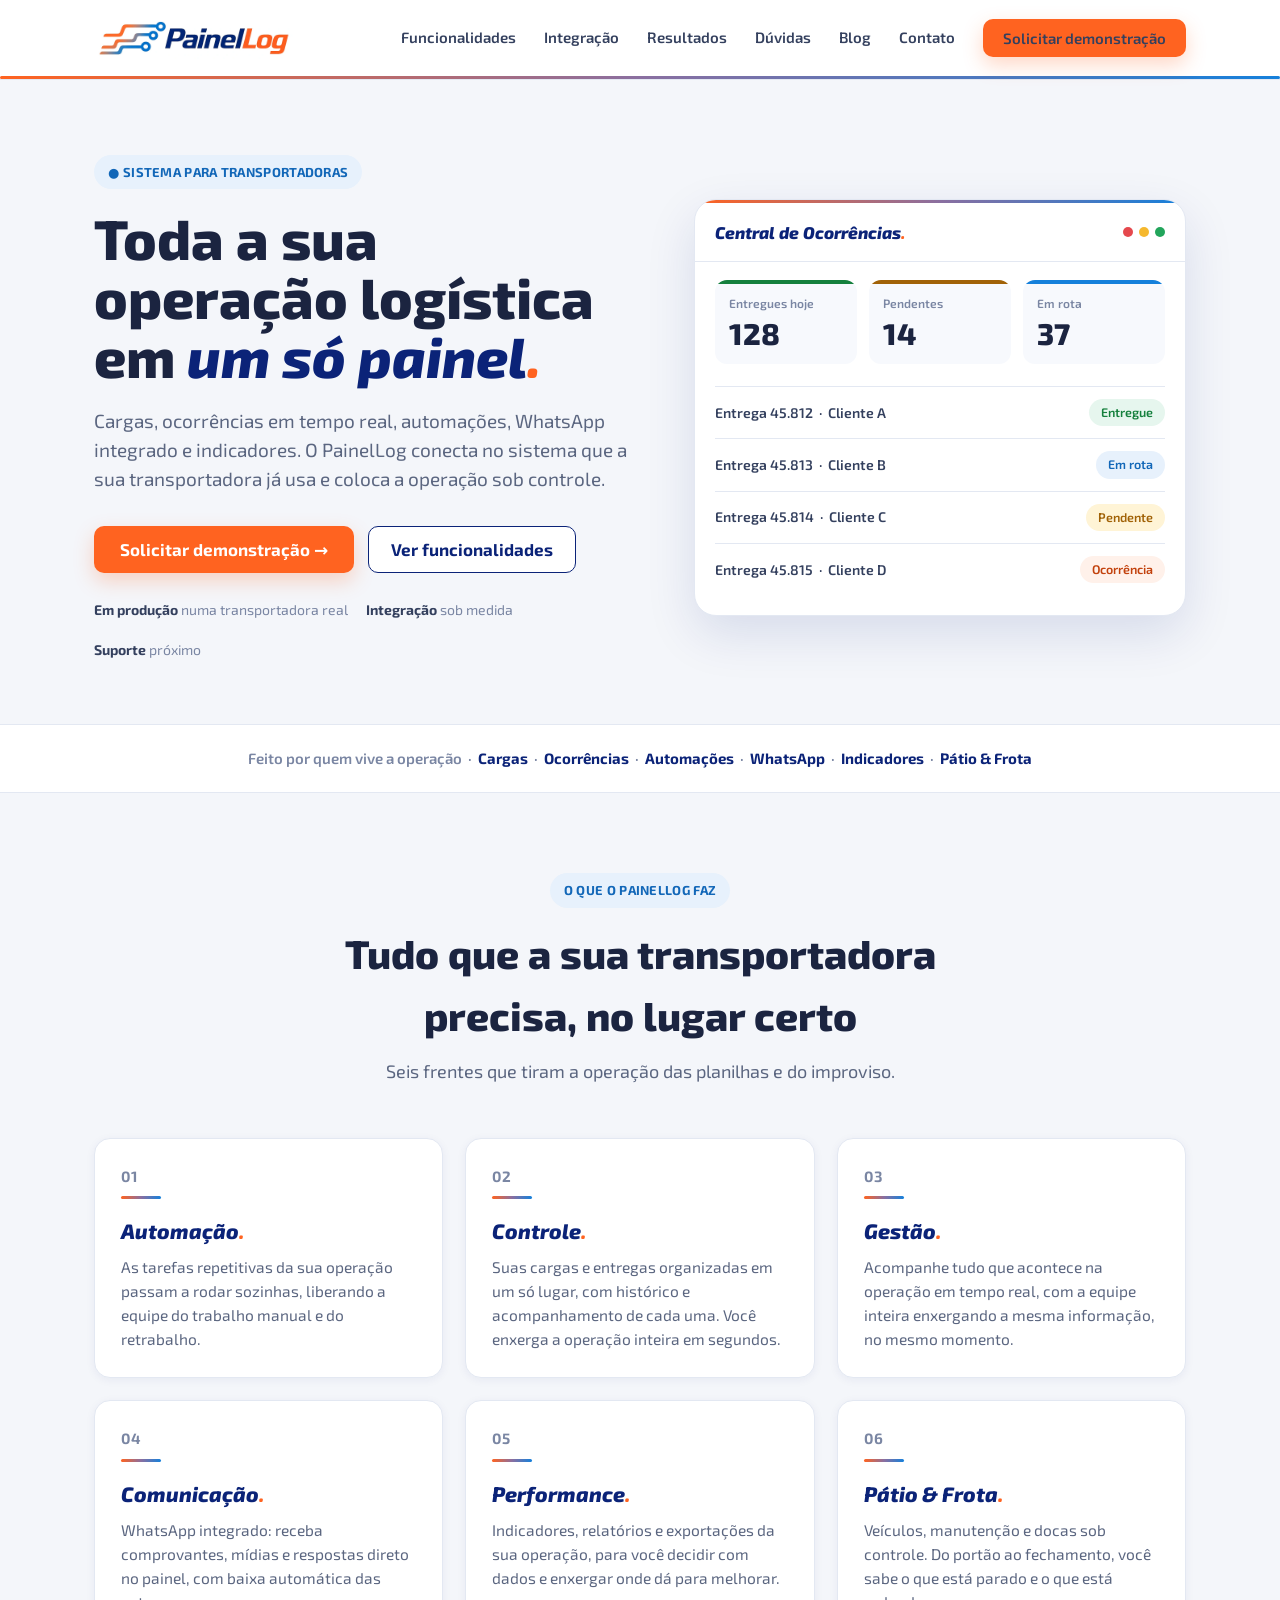
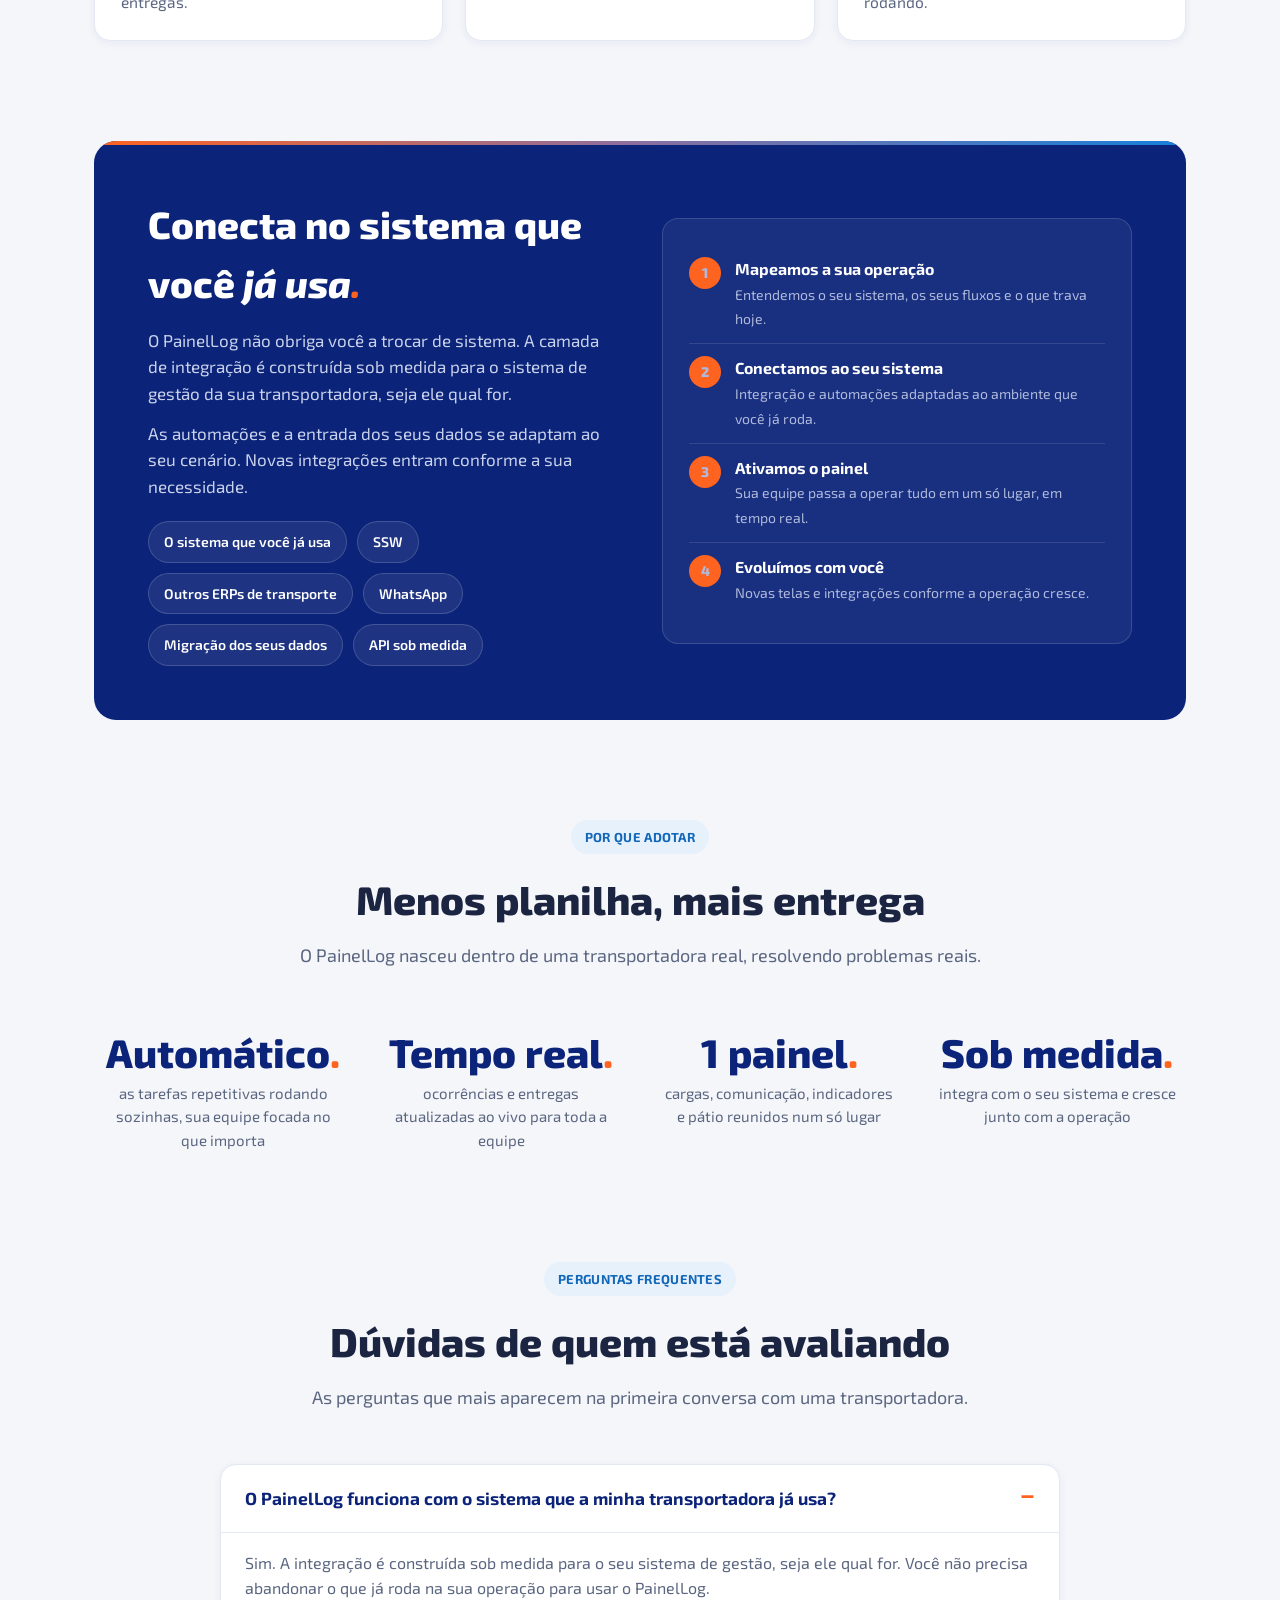
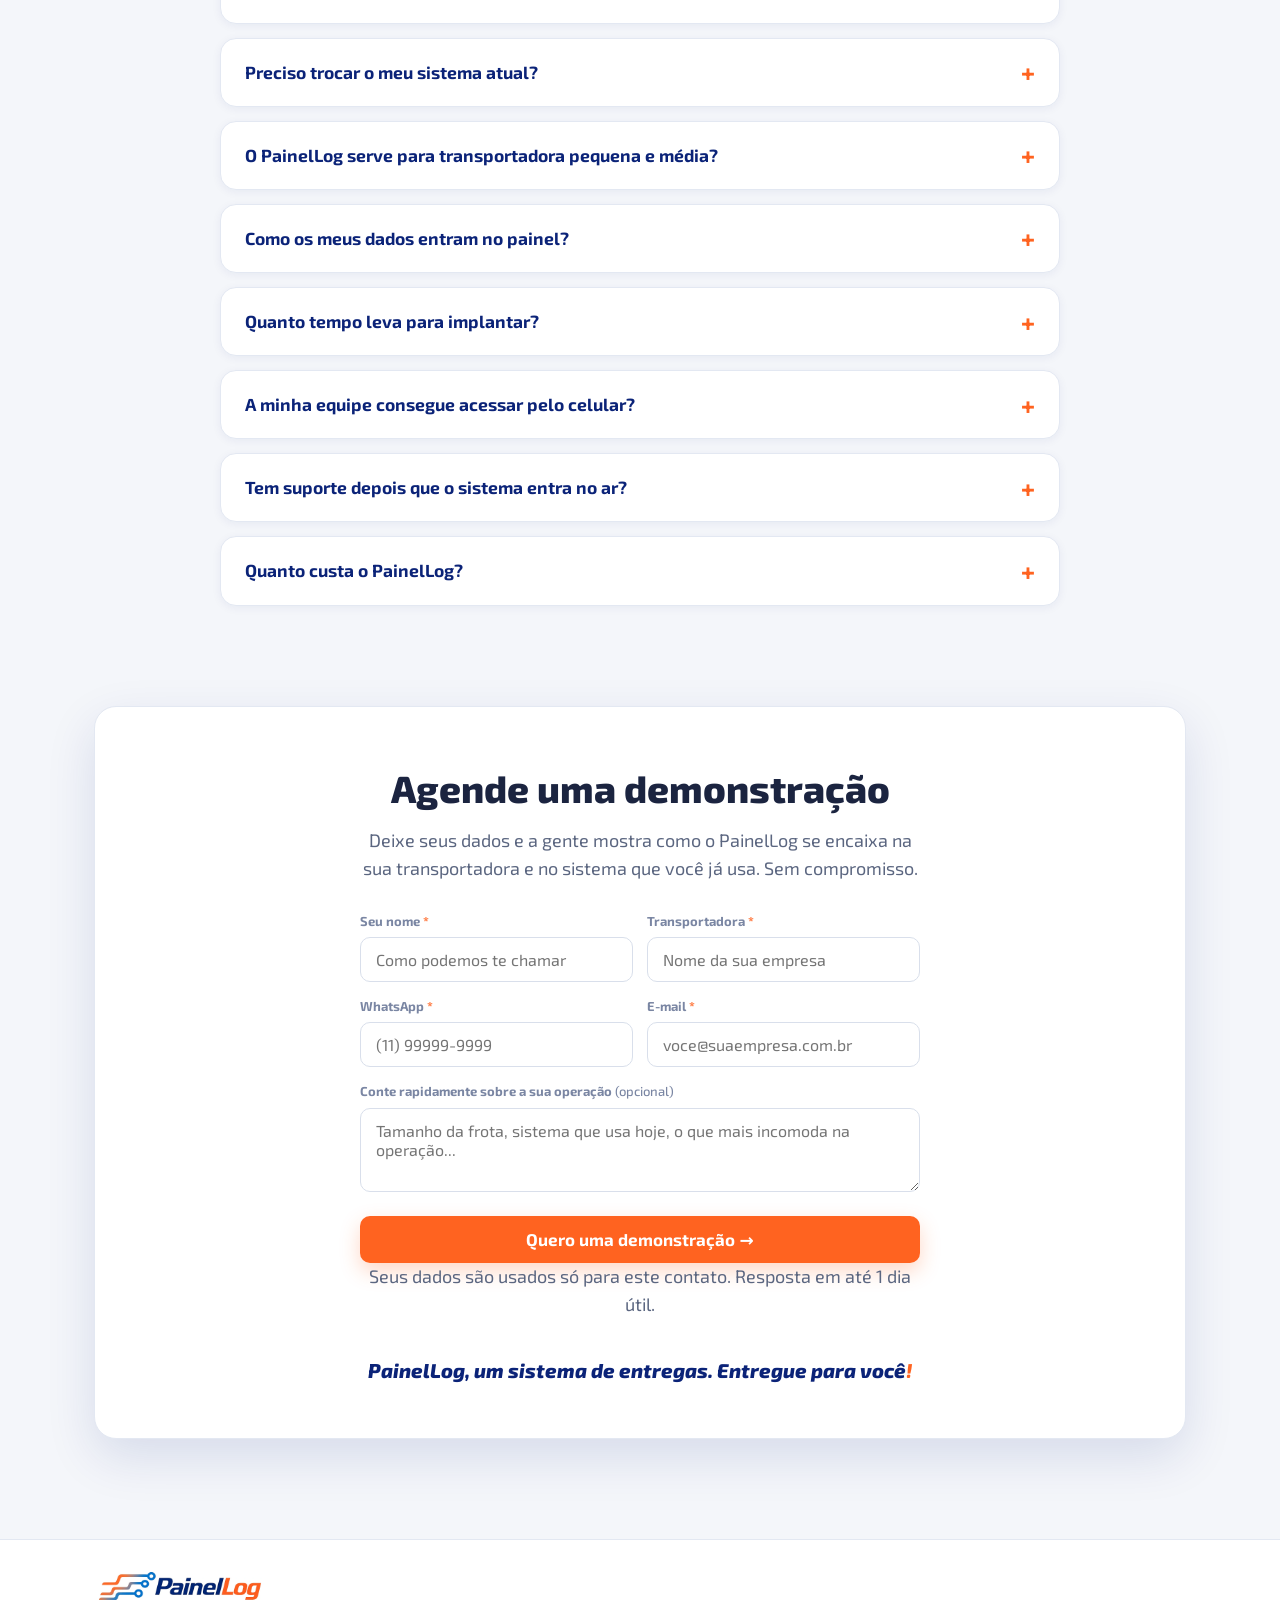
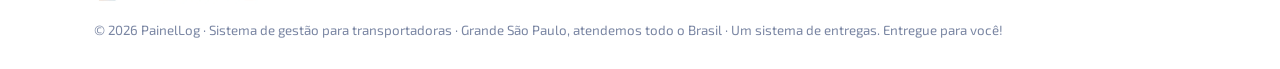
<file: index.html>
<!doctype html>
<html lang="pt-BR">
<head>
<meta charset="utf-8">
<meta name="viewport" content="width=device-width, initial-scale=1">
<title>PainelLog | Sistema de gestão para transportadoras</title>
<meta name="description" content="Software de gestão para transportadoras de pequeno e médio porte: controle de cargas e entregas, ocorrências em tempo real, automação, WhatsApp integrado e indicadores. Conecta no sistema que você já usa. Peça uma demonstração.">
<meta name="robots" content="index, follow, max-image-preview:large">
<meta name="author" content="PainelLog">
<meta name="theme-color" content="#0B2378">
<link rel="canonical" href="https://painellogapp.com.br/">

<!-- Open Graph (WhatsApp, Facebook, LinkedIn) -->
<meta property="og:site_name" content="PainelLog">
<meta property="og:title" content="PainelLog | Sistema de gestão para transportadoras">
<meta property="og:description" content="Controle de cargas, ocorrências em tempo real, automação, WhatsApp e indicadores em um só painel. Conecta no sistema que a sua transportadora já usa.">
<meta property="og:type" content="website">
<meta property="og:locale" content="pt_BR">
<meta property="og:url" content="https://painellogapp.com.br/">
<meta property="og:image" content="https://painellogapp.com.br/og-image.png">
<meta property="og:image:width" content="1200">
<meta property="og:image:height" content="630">
<meta property="og:image:alt" content="PainelLog — sistema de gestão para transportadoras">

<!-- Twitter / X -->
<meta name="twitter:card" content="summary_large_image">
<meta name="twitter:title" content="PainelLog | Sistema de gestão para transportadoras">
<meta name="twitter:description" content="Controle de cargas, ocorrências em tempo real, automação, WhatsApp e indicadores em um só painel. Conecta no sistema que você já usa.">
<meta name="twitter:image" content="https://painellogapp.com.br/og-image.png">
<link rel="preconnect" href="https://fonts.googleapis.com">
<link rel="preconnect" href="https://fonts.gstatic.com" crossorigin>
<link href="https://fonts.googleapis.com/css2?family=Exo+2:ital,wght@0,400;0,500;0,600;0,700;0,800;1,800&display=swap" rel="stylesheet">
<style>
:root{
  --pl-navy:#0B2378; --pl-orange:#FF6320; --pl-blue:#1580DB; --pl-purple:#8A6FA0;
  --pl-gradient:linear-gradient(90deg,#FF6320 0%,#8A6FA0 50%,#1580DB 100%);
  --pl-bg:#F4F6FA; --pl-surface:#FFFFFF; --pl-surface-alt:#F7F9FD;
  --pl-border:#D9DFEB; --pl-divider:#E3E8F2;
  --pl-text:#1B2440; --pl-text-2:#34405E; --pl-text-3:#5B6680; --pl-text-4:#7A86A3;
  --pl-success-bg:#E6F6EE; --pl-success-fg:#15803D;
  --pl-warning-bg:#FFF4D6; --pl-warning-fg:#A16207;
  --pl-alert-bg:#FFF1EA; --pl-alert-fg:#C2410C;
  --pl-info-bg:#E7F1FC; --pl-info-fg:#1267B8;
  --pl-font:'Exo 2',system-ui,sans-serif;
  --pl-radius-sm:10px; --pl-radius-md:16px; --pl-radius-lg:22px; --pl-radius-pill:999px;
  --pl-shadow-card:0 2px 10px rgba(11,35,120,.06);
  --pl-shadow-lift:0 18px 50px rgba(11,35,120,.12);
  --pl-maxw:1140px;
}
*{box-sizing:border-box}
html{scroll-behavior:smooth}
body{margin:0;background:var(--pl-bg);color:var(--pl-text);font-family:var(--pl-font);line-height:1.55;-webkit-font-smoothing:antialiased}
a{color:var(--pl-blue);text-decoration:none}
a:hover{color:var(--pl-navy)}
img{max-width:100%;display:block}
.wrap{max-width:var(--pl-maxw);margin:0 auto;padding:0 24px}
.pl-title{font-weight:800;font-style:italic;color:var(--pl-navy)}
.pl-title .dot{color:var(--pl-orange)}
.grad-line{height:3px;background:var(--pl-gradient);border-radius:2px}

/* Botões */
.btn{display:inline-flex;align-items:center;gap:9px;font:700 17px var(--pl-font);border-radius:var(--pl-radius-sm);padding:13px 26px;border:0;cursor:pointer;transition:.18s transform,.18s box-shadow,.18s background}
.btn--primary{background:var(--pl-orange);color:#fff;box-shadow:0 8px 20px rgba(255,99,32,.25)}
.btn--primary:hover{color:#fff;transform:translateY(-2px);box-shadow:0 12px 26px rgba(255,99,32,.34)}
.btn--secondary{background:var(--pl-navy);color:#fff}
.btn--secondary:hover{color:#fff;transform:translateY(-2px)}
.btn--outline{background:#fff;color:var(--pl-navy);border:1.5px solid var(--pl-navy);padding:11.5px 22px}
.btn--outline:hover{background:var(--pl-navy);color:#fff}
.btn--ghost{background:transparent;color:var(--pl-navy);padding:10px 14px}

/* Header */
header{position:sticky;top:0;z-index:50;background:var(--pl-surface);box-shadow:0 1px 0 var(--pl-divider)}
header .bar{display:flex;align-items:center;justify-content:space-between;height:76px}
.brand{display:flex;align-items:center;gap:10px}
.brand img{height:42px;width:auto}
nav.main{display:flex;gap:28px;align-items:center}
nav.main a{color:var(--pl-text-2);font-weight:600;font-size:15px}
nav.main a:hover{color:var(--pl-navy)}
header .grad-line{height:3px}
.menu-btn{display:none;background:none;border:0;cursor:pointer;padding:8px}
.menu-btn span{display:block;width:24px;height:2.5px;background:var(--pl-navy);margin:5px 0;border-radius:2px}

/* Hero */
.hero{padding:76px 0 64px}
.hero .grid{display:grid;grid-template-columns:1.05fr .95fr;gap:56px;align-items:center}
.eyebrow{display:inline-flex;align-items:center;gap:8px;background:var(--pl-info-bg);color:var(--pl-info-fg);font-weight:700;font-size:13px;letter-spacing:.3px;text-transform:uppercase;padding:7px 14px;border-radius:var(--pl-radius-pill)}
.hero h1{font-size:clamp(34px,5vw,56px);line-height:1.05;margin:20px 0 0;font-weight:800;color:var(--pl-text)}
.hero h1 .pl-title{display:inline}
.hero p.lead{font-size:19px;color:var(--pl-text-3);margin:20px 0 32px;max-width:540px}
.hero .cta-row{display:flex;gap:14px;flex-wrap:wrap}
.hero .trust{margin-top:26px;color:var(--pl-text-4);font-size:14px;display:flex;gap:18px;flex-wrap:wrap}
.hero .trust b{color:var(--pl-text-2)}

/* Mockup do painel */
.mock{background:var(--pl-surface);border-radius:var(--pl-radius-lg);box-shadow:var(--pl-shadow-lift);overflow:hidden;border:1px solid var(--pl-divider)}
.mock .top{height:3px;background:var(--pl-gradient)}
.mock .mhead{display:flex;align-items:center;justify-content:space-between;padding:16px 20px;border-bottom:1px solid var(--pl-divider)}
.mock .mtitle{font-weight:800;font-style:italic;color:var(--pl-navy);font-size:17px}
.mock .mtitle .dot{color:var(--pl-orange)}
.dots{display:flex;gap:6px}
.dots i{width:10px;height:10px;border-radius:50%;display:block}
.kpis{display:grid;grid-template-columns:repeat(3,1fr);gap:12px;padding:18px 20px}
.kpi{background:var(--pl-surface-alt);border-radius:12px;padding:14px;position:relative;overflow:hidden}
.kpi::before{content:"";position:absolute;top:0;left:0;right:0;height:4px}
.kpi.k1::before{background:var(--pl-success-fg)}
.kpi.k2::before{background:var(--pl-warning-fg)}
.kpi.k3::before{background:var(--pl-blue)}
.kpi .lbl{font-size:12px;color:var(--pl-text-4);font-weight:600}
.kpi .val{font-size:30px;font-weight:800;line-height:1.1;color:var(--pl-text);margin-top:4px}
.rows{padding:4px 20px 20px}
.row{display:flex;align-items:center;justify-content:space-between;padding:12px 0;border-top:1px solid var(--pl-divider)}
.row .who{font-weight:600;color:var(--pl-text-2);font-size:14px}
.pill{display:inline-block;padding:4px 12px;border-radius:var(--pl-radius-pill);font-size:12.5px;font-weight:600}
.pill--success{background:var(--pl-success-bg);color:var(--pl-success-fg)}
.pill--warning{background:var(--pl-warning-bg);color:var(--pl-warning-fg)}
.pill--alert{background:var(--pl-alert-bg);color:var(--pl-alert-fg)}
.pill--info{background:var(--pl-info-bg);color:var(--pl-info-fg)}

/* Faixa de logos / credibilidade */
.band{background:var(--pl-surface);border-top:1px solid var(--pl-divider);border-bottom:1px solid var(--pl-divider)}
.band .wrap{display:flex;align-items:center;justify-content:center;gap:40px;flex-wrap:wrap;padding:22px 24px;color:var(--pl-text-4);font-weight:600;font-size:15px}
.band .wrap b{color:var(--pl-navy)}

/* Seções */
section.block{padding:80px 0}
.sec-head{max-width:720px;margin:0 auto 52px;text-align:center}
.sec-head .eyebrow{margin-bottom:14px}
.sec-head h2{font-size:clamp(28px,3.6vw,40px);margin:0 0 12px;font-weight:800;color:var(--pl-text)}
.sec-head p{color:var(--pl-text-3);font-size:18px;margin:0}

/* Funcionalidades 01-06 */
.features{display:grid;grid-template-columns:repeat(3,1fr);gap:22px}
.feat{background:var(--pl-surface);border-radius:var(--pl-radius-md);box-shadow:var(--pl-shadow-card);padding:26px;border:1px solid var(--pl-divider);transition:.2s transform,.2s box-shadow}
.feat:hover{transform:translateY(-4px);box-shadow:var(--pl-shadow-lift)}
.feat .num{font-weight:700;font-size:15px;color:var(--pl-text-4);letter-spacing:1px}
.feat .num-line{width:40px;margin:8px 0 16px}
.feat h3{margin:0 0 8px;font-size:21px;font-weight:800;font-style:italic;color:var(--pl-navy)}
.feat h3 .dot{color:var(--pl-orange)}
.feat p{margin:0;color:var(--pl-text-3);font-size:15.5px}

/* Integração */
.integra{background:var(--pl-navy);color:#fff;border-radius:var(--pl-radius-lg);padding:54px;position:relative;overflow:hidden}
.integra::after{content:"";position:absolute;inset:0 0 auto 0;height:4px;background:var(--pl-gradient)}
.integra .grid{display:grid;grid-template-columns:1fr 1fr;gap:44px;align-items:center}
.integra h2{color:#fff;font-size:clamp(26px,3.4vw,38px);margin:0 0 14px;font-weight:800}
.integra h2 .pl-title{color:#fff}
.integra h2 .dot{color:var(--pl-orange)}
.integra p{color:#C9D2EC;font-size:17px;margin:0 0 14px}
.chips{display:flex;flex-wrap:wrap;gap:10px;margin-top:22px}
.chip{background:rgba(255,255,255,.08);border:1px solid rgba(255,255,255,.16);color:#fff;padding:9px 15px;border-radius:var(--pl-radius-pill);font-size:14px;font-weight:600}
.flow{background:rgba(255,255,255,.06);border:1px solid rgba(255,255,255,.14);border-radius:var(--pl-radius-md);padding:26px}
.flow .step{display:flex;gap:14px;align-items:flex-start;padding:12px 0}
.flow .step:not(:last-child){border-bottom:1px solid rgba(255,255,255,.12)}
.flow .dotn{flex:0 0 32px;height:32px;border-radius:50%;background:var(--pl-orange);color:#fff;font-weight:800;display:flex;align-items:center;justify-content:center;font-size:15px}
.flow .step b{color:#fff;display:block;font-size:16px}
.flow .step span{color:#AEB9DC;font-size:14px}

/* Benefícios */
.benefits{display:grid;grid-template-columns:repeat(4,1fr);gap:20px}
.benefit{text-align:center;padding:10px}
.benefit .big{font-size:40px;font-weight:800;color:var(--pl-navy);line-height:1}
.benefit .big .dot{color:var(--pl-orange)}
.benefit p{color:var(--pl-text-3);font-size:15px;margin:10px 0 0}

/* FAQ */
.faq{max-width:840px;margin:0 auto;display:grid;gap:14px}
.faq details{background:var(--pl-surface);border:1px solid var(--pl-divider);border-radius:var(--pl-radius-md);box-shadow:var(--pl-shadow-card);overflow:hidden}
.faq summary{list-style:none;cursor:pointer;padding:20px 24px;font-weight:700;font-size:17.5px;color:var(--pl-navy);display:flex;align-items:center;justify-content:space-between;gap:16px}
.faq summary::-webkit-details-marker{display:none}
.faq summary::after{content:"+";font-size:26px;font-weight:700;color:var(--pl-orange);line-height:1;flex:0 0 auto;transition:.2s transform}
.faq details[open] summary::after{content:"−";transform:rotate(180deg)}
.faq details[open] summary{border-bottom:1px solid var(--pl-divider)}
.faq .answer{padding:18px 24px 22px;color:var(--pl-text-3);font-size:16px}
.faq .answer p{margin:0}
.faq summary:hover{background:var(--pl-surface-alt)}

/* CTA final */
.cta{background:var(--pl-surface);border-radius:var(--pl-radius-lg);box-shadow:var(--pl-shadow-lift);border:1px solid var(--pl-divider);padding:52px;text-align:center}
.cta h2{font-size:clamp(26px,3.4vw,38px);margin:0 0 10px;font-weight:800;color:var(--pl-text)}
.cta p{color:var(--pl-text-3);font-size:18px;margin:0 auto 28px;max-width:560px}
.cta .cta-row{display:flex;gap:14px;justify-content:center;flex-wrap:wrap}
.signature{margin-top:36px;font-weight:800;font-style:italic;color:var(--pl-navy);font-size:20px}
.signature .dot{color:var(--pl-orange)}

/* Formulário de leads */
.lead-form{max-width:560px;margin:4px auto 0;text-align:left}
.lead-form .frow{display:grid;grid-template-columns:1fr 1fr;gap:14px}
.lead-form .field{margin-top:14px}
.lead-form label{display:block;font-size:13px;font-weight:700;color:var(--pl-text-4);margin-bottom:6px}
.lead-form label .req{color:var(--pl-orange)}
.lead-form input,.lead-form textarea,.lead-form select{width:100%;background:#fff;border:1px solid var(--pl-border);border-radius:var(--pl-radius-sm);padding:12px 15px;font:16px var(--pl-font);color:var(--pl-text);transition:.15s border-color,.15s box-shadow}
.lead-form input:focus,.lead-form textarea:focus,.lead-form select:focus{outline:0;border-color:var(--pl-orange);box-shadow:0 0 0 3px rgba(255,99,32,.14)}
.lead-form textarea{resize:vertical;min-height:84px}
.lead-form .btn{width:100%;justify-content:center;margin-top:18px}
.lead-form .hp{position:absolute;left:-9999px;opacity:0;height:0;overflow:hidden}
.form-note{font-size:13px;color:var(--pl-text-4);margin-top:12px;text-align:center}
.form-msg{display:none;margin-top:16px;padding:14px 16px;border-radius:var(--pl-radius-sm);font-weight:600;font-size:15px}
.form-msg.ok{display:block;background:var(--pl-success-bg);color:var(--pl-success-fg)}
.form-msg.err{display:block;background:var(--pl-danger-bg);color:var(--pl-danger-fg)}
.or-sep{display:flex;align-items:center;gap:14px;color:var(--pl-text-4);font-size:13px;font-weight:600;margin:26px auto 0;max-width:560px}
.or-sep::before,.or-sep::after{content:"";flex:1;height:1px;background:var(--pl-divider)}
@media(max-width:560px){.lead-form .frow{grid-template-columns:1fr}}

/* Footer */
footer{background:var(--pl-surface);border-top:1px solid var(--pl-divider);margin-top:20px}
footer .wrap{display:flex;align-items:center;justify-content:space-between;padding:28px 24px;flex-wrap:wrap;gap:16px}
footer .brand img{height:36px}
footer small{color:var(--pl-text-4)}
.todo{background:var(--pl-warning-bg);color:var(--pl-warning-fg);border-radius:8px;padding:2px 7px;font-size:11px;font-weight:700;vertical-align:middle}

@media(max-width:900px){
  nav.main{display:none}
  .menu-btn{display:block}
  .hero .grid{grid-template-columns:1fr;gap:38px}
  .features{grid-template-columns:1fr 1fr}
  .integra .grid{grid-template-columns:1fr;gap:28px}
  .integra{padding:36px}
  .benefits{grid-template-columns:1fr 1fr}
}
@media(max-width:560px){
  .features{grid-template-columns:1fr}
  .kpis{grid-template-columns:1fr 1fr}
  .cta,.mock .mhead{padding:28px}
  .hero{padding:48px 0 40px}
  section.block{padding:56px 0}
}
</style>

<script type="application/ld+json">
{
  "@context": "https://schema.org",
  "@type": "FAQPage",
  "mainEntity": [
    {"@type":"Question","name":"O PainelLog funciona com o sistema que a minha transportadora já usa?","acceptedAnswer":{"@type":"Answer","text":"Sim. A integração é construída sob medida para o seu sistema de gestão, seja ele qual for. Você não precisa abandonar o que já roda na sua operação para usar o PainelLog."}},
    {"@type":"Question","name":"Preciso trocar o meu sistema atual?","acceptedAnswer":{"@type":"Answer","text":"Não. O PainelLog funciona como uma camada acima do que você já tem. Ele se conecta ao seu sistema e reúne a operação inteira em um painel só, sem obrigar a sua equipe a recomeçar do zero."}},
    {"@type":"Question","name":"O PainelLog serve para transportadora pequena e média?","acceptedAnswer":{"@type":"Answer","text":"Sim, é exatamente o público para o qual ele foi pensado. Operações que já cresceram além da planilha, mas que não querem a complexidade nem o custo de um sistema gigante. As funcionalidades são ativadas conforme o tamanho da sua operação."}},
    {"@type":"Question","name":"Como os meus dados entram no painel?","acceptedAnswer":{"@type":"Answer","text":"A entrada dos dados é definida na implantação, de acordo com o seu cenário. Avaliamos de onde vêm as suas informações hoje e montamos o caminho mais simples para trazê-las para o painel, sem trabalho manual para a sua equipe."}},
    {"@type":"Question","name":"Quanto tempo leva para implantar?","acceptedAnswer":{"@type":"Answer","text":"Depende do tamanho da operação e das integrações necessárias. Começamos por um mapeamento do seu fluxo e a implantação acontece por etapas, para que a sua operação não precise parar em nenhum momento."}},
    {"@type":"Question","name":"A minha equipe consegue acessar pelo celular?","acceptedAnswer":{"@type":"Answer","text":"Sim. O painel é acessado pelo navegador e se adapta a computador, tablet e celular, para quem está no escritório e para quem está no pátio."}},
    {"@type":"Question","name":"Tem suporte depois que o sistema entra no ar?","acceptedAnswer":{"@type":"Answer","text":"Tem. O acompanhamento continua depois da implantação e o painel evolui junto com a sua transportadora, com novas telas e integrações conforme a operação cresce."}},
    {"@type":"Question","name":"Quanto custa o PainelLog?","acceptedAnswer":{"@type":"Answer","text":"O valor depende do tamanho da sua operação e das integrações necessárias. Fale com a gente para receber uma proposta ajustada à sua realidade."}}
  ]
}
</script>

<script type="application/ld+json">
{
  "@context": "https://schema.org",
  "@type": "SoftwareApplication",
  "name": "PainelLog",
  "url": "https://painellogapp.com.br/",
  "image": "https://painellogapp.com.br/og-image.png",
  "applicationCategory": "BusinessApplication",
  "applicationSubCategory": "Sistema de gestão para transportadoras",
  "operatingSystem": "Web",
  "inLanguage": "pt-BR",
  "slogan": "Um sistema de entregas. Entregue para você!",
  "description": "Sistema de gestão para transportadoras de pequeno e médio porte: controle de cargas e entregas, ocorrências em tempo real, automação de tarefas repetitivas, WhatsApp integrado, indicadores e controle de pátio e frota. Conecta no sistema de gestão que a transportadora já utiliza.",
  "audience": {"@type":"BusinessAudience","audienceType":"Transportadoras de pequeno e médio porte"},
  "areaServed": {"@type":"Country","name":"Brasil"},
  "featureList": [
    "Automação de tarefas repetitivas da operação",
    "Controle de cargas e entregas com histórico",
    "Gestão da operação em tempo real",
    "WhatsApp integrado",
    "Indicadores e relatórios",
    "Controle de pátio e frota"
  ],
  "offers": {"@type":"Offer","priceCurrency":"BRL","availability":"https://schema.org/InStock"},
  "provider": {
    "@type": "Organization",
    "name": "PainelLog",
    "url": "https://painellogapp.com.br/",
    "areaServed": "BR",
    "address": {"@type":"PostalAddress","addressRegion":"SP","addressCountry":"BR"}
  }
}
</script>
</head>
<body>

<header>
  <div class="wrap bar">
    <div class="brand">
      <img src="[data-uri]" alt="PainelLog">
    </div>
    <nav class="main">
      <a href="#funcionalidades">Funcionalidades</a>
      <a href="#integracao">Integração</a>
      <a href="#resultados">Resultados</a>
      <a href="#faq">Dúvidas</a>
      <a href="blog/">Blog</a>
      <a href="#contato">Contato</a>
      <a href="#contato" class="btn btn--primary" style="padding:10px 20px;font-size:15px">Solicitar demonstração</a>
    </nav>
    <button class="menu-btn" aria-label="Menu"><span></span><span></span><span></span></button>
  </div>
  <div class="grad-line"></div>
</header>

<!-- HERO -->
<section class="hero">
  <div class="wrap grid">
    <div>
      <span class="eyebrow">● Sistema para transportadoras</span>
      <h1>Toda a sua operação logística em <span class="pl-title">um só painel<span class="dot">.</span></span></h1>
      <p class="lead">Cargas, ocorrências em tempo real, automações, WhatsApp integrado e indicadores. O PainelLog conecta no sistema que a sua transportadora já usa e coloca a operação sob controle.</p>
      <div class="cta-row">
        <a href="#contato" class="btn btn--primary">Solicitar demonstração →</a>
        <a href="#funcionalidades" class="btn btn--outline">Ver funcionalidades</a>
      </div>
      <div class="trust">
        <span><b>Em produção</b> numa transportadora real</span>
        <span><b>Integração</b> sob medida</span>
        <span><b>Suporte</b> próximo</span>
      </div>
    </div>

    <!-- Mockup do painel -->
    <div class="mock" aria-hidden="true">
      <div class="top"></div>
      <div class="mhead">
        <div class="mtitle">Central de Ocorrências<span class="dot">.</span></div>
        <div class="dots"><i style="background:#E5484D"></i><i style="background:#F5B82E"></i><i style="background:#22A55B"></i></div>
      </div>
      <div class="kpis">
        <div class="kpi k1"><div class="lbl">Entregues hoje</div><div class="val">128</div></div>
        <div class="kpi k2"><div class="lbl">Pendentes</div><div class="val">14</div></div>
        <div class="kpi k3"><div class="lbl">Em rota</div><div class="val">37</div></div>
      </div>
      <div class="rows">
        <div class="row"><span class="who">Entrega 45.812 &nbsp;·&nbsp; Cliente A</span><span class="pill pill--success">Entregue</span></div>
        <div class="row"><span class="who">Entrega 45.813 &nbsp;·&nbsp; Cliente B</span><span class="pill pill--info">Em rota</span></div>
        <div class="row"><span class="who">Entrega 45.814 &nbsp;·&nbsp; Cliente C</span><span class="pill pill--warning">Pendente</span></div>
        <div class="row"><span class="who">Entrega 45.815 &nbsp;·&nbsp; Cliente D</span><span class="pill pill--alert">Ocorrência</span></div>
      </div>
    </div>
  </div>
</section>

<!-- BAND -->
<div class="band">
  <div class="wrap">
    <span>Feito por quem vive a operação &nbsp;·&nbsp; <b>Cargas</b> &nbsp;·&nbsp; <b>Ocorrências</b> &nbsp;·&nbsp; <b>Automações</b> &nbsp;·&nbsp; <b>WhatsApp</b> &nbsp;·&nbsp; <b>Indicadores</b> &nbsp;·&nbsp; <b>Pátio &amp; Frota</b></span>
  </div>
</div>

<!-- FUNCIONALIDADES -->
<section class="block" id="funcionalidades">
  <div class="wrap">
    <div class="sec-head">
      <span class="eyebrow">O que o PainelLog faz</span>
      <h2>Tudo que a sua transportadora precisa, no lugar certo</h2>
      <p>Seis frentes que tiram a operação das planilhas e do improviso.</p>
    </div>
    <div class="features">
      <div class="feat">
        <div class="num">01</div><div class="grad-line num-line"></div>
        <h3>Automação<span class="dot">.</span></h3>
        <p>As tarefas repetitivas da sua operação passam a rodar sozinhas, liberando a equipe do trabalho manual e do retrabalho.</p>
      </div>
      <div class="feat">
        <div class="num">02</div><div class="grad-line num-line"></div>
        <h3>Controle<span class="dot">.</span></h3>
        <p>Suas cargas e entregas organizadas em um só lugar, com histórico e acompanhamento de cada uma. Você enxerga a operação inteira em segundos.</p>
      </div>
      <div class="feat">
        <div class="num">03</div><div class="grad-line num-line"></div>
        <h3>Gestão<span class="dot">.</span></h3>
        <p>Acompanhe tudo que acontece na operação em tempo real, com a equipe inteira enxergando a mesma informação, no mesmo momento.</p>
      </div>
      <div class="feat">
        <div class="num">04</div><div class="grad-line num-line"></div>
        <h3>Comunicação<span class="dot">.</span></h3>
        <p>WhatsApp integrado: receba comprovantes, mídias e respostas direto no painel, com baixa automática das entregas.</p>
      </div>
      <div class="feat">
        <div class="num">05</div><div class="grad-line num-line"></div>
        <h3>Performance<span class="dot">.</span></h3>
        <p>Indicadores, relatórios e exportações da sua operação, para você decidir com dados e enxergar onde dá para melhorar.</p>
      </div>
      <div class="feat">
        <div class="num">06</div><div class="grad-line num-line"></div>
        <h3>Pátio &amp; Frota<span class="dot">.</span></h3>
        <p>Veículos, manutenção e docas sob controle. Do portão ao fechamento, você sabe o que está parado e o que está rodando.</p>
      </div>
    </div>
  </div>
</section>

<!-- INTEGRAÇÃO -->
<section class="block" id="integracao" style="padding-top:20px">
  <div class="wrap">
    <div class="integra">
      <div class="grid">
        <div>
          <h2>Conecta no sistema que você <span class="pl-title">já usa<span class="dot">.</span></span></h2>
          <p>O PainelLog não obriga você a trocar de sistema. A camada de integração é construída sob medida para o sistema de gestão da sua transportadora, seja ele qual for.</p>
          <p>As automações e a entrada dos seus dados se adaptam ao seu cenário. Novas integrações entram conforme a sua necessidade.</p>
          <div class="chips">
            <span class="chip">O sistema que você já usa</span>
            <span class="chip">SSW</span>
            <span class="chip">Outros ERPs de transporte</span>
            <span class="chip">WhatsApp</span>
            <span class="chip">Migração dos seus dados</span>
            <span class="chip">API sob medida</span>
          </div>
        </div>
        <div class="flow">
          <div class="step"><span class="dotn">1</span><div><b>Mapeamos a sua operação</b><span>Entendemos o seu sistema, os seus fluxos e o que trava hoje.</span></div></div>
          <div class="step"><span class="dotn">2</span><div><b>Conectamos ao seu sistema</b><span>Integração e automações adaptadas ao ambiente que você já roda.</span></div></div>
          <div class="step"><span class="dotn">3</span><div><b>Ativamos o painel</b><span>Sua equipe passa a operar tudo em um só lugar, em tempo real.</span></div></div>
          <div class="step"><span class="dotn">4</span><div><b>Evoluímos com você</b><span>Novas telas e integrações conforme a operação cresce.</span></div></div>
        </div>
      </div>
    </div>
  </div>
</section>

<!-- RESULTADOS -->
<section class="block" id="resultados" style="padding-top:20px">
  <div class="wrap">
    <div class="sec-head">
      <span class="eyebrow">Por que adotar</span>
      <h2>Menos planilha, mais entrega</h2>
      <p>O PainelLog nasceu dentro de uma transportadora real, resolvendo problemas reais.</p>
    </div>
    <div class="benefits">
      <div class="benefit"><div class="big">Automático<span class="dot">.</span></div><p>as tarefas repetitivas rodando sozinhas, sua equipe focada no que importa</p></div>
      <div class="benefit"><div class="big">Tempo&nbsp;real<span class="dot">.</span></div><p>ocorrências e entregas atualizadas ao vivo para toda a equipe</p></div>
      <div class="benefit"><div class="big">1&nbsp;painel<span class="dot">.</span></div><p>cargas, comunicação, indicadores e pátio reunidos num só lugar</p></div>
      <div class="benefit"><div class="big">Sob&nbsp;medida<span class="dot">.</span></div><p>integra com o seu sistema e cresce junto com a operação</p></div>
    </div>
  </div>
</section>

<!-- FAQ -->
<section class="block" id="faq" style="padding-top:20px">
  <div class="wrap">
    <div class="sec-head">
      <span class="eyebrow">Perguntas frequentes</span>
      <h2>Dúvidas de quem está avaliando</h2>
      <p>As perguntas que mais aparecem na primeira conversa com uma transportadora.</p>
    </div>
    <div class="faq">
      <details open>
        <summary>O PainelLog funciona com o sistema que a minha transportadora já usa?</summary>
        <div class="answer"><p>Sim. A integração é construída sob medida para o seu sistema de gestão, seja ele qual for. Você não precisa abandonar o que já roda na sua operação para usar o PainelLog.</p></div>
      </details>
      <details>
        <summary>Preciso trocar o meu sistema atual?</summary>
        <div class="answer"><p>Não. O PainelLog funciona como uma camada acima do que você já tem. Ele se conecta ao seu sistema e reúne a operação inteira em um painel só, sem obrigar a sua equipe a recomeçar do zero.</p></div>
      </details>
      <details>
        <summary>O PainelLog serve para transportadora pequena e média?</summary>
        <div class="answer"><p>Sim, é exatamente o público para o qual ele foi pensado. Operações que já cresceram além da planilha, mas que não querem a complexidade nem o custo de um sistema gigante. As funcionalidades são ativadas conforme o tamanho da sua operação.</p></div>
      </details>
      <details>
        <summary>Como os meus dados entram no painel?</summary>
        <div class="answer"><p>A entrada dos dados é definida na implantação, de acordo com o seu cenário. Avaliamos de onde vêm as suas informações hoje e montamos o caminho mais simples para trazê-las para o painel, sem trabalho manual para a sua equipe.</p></div>
      </details>
      <details>
        <summary>Quanto tempo leva para implantar?</summary>
        <div class="answer"><p>Depende do tamanho da operação e das integrações necessárias. Começamos por um mapeamento do seu fluxo e a implantação acontece por etapas, para que a sua operação não precise parar em nenhum momento.</p></div>
      </details>
      <details>
        <summary>A minha equipe consegue acessar pelo celular?</summary>
        <div class="answer"><p>Sim. O painel é acessado pelo navegador e se adapta a computador, tablet e celular, para quem está no escritório e para quem está no pátio.</p></div>
      </details>
      <details>
        <summary>Tem suporte depois que o sistema entra no ar?</summary>
        <div class="answer"><p>Tem. O acompanhamento continua depois da implantação e o painel evolui junto com a sua transportadora, com novas telas e integrações conforme a operação cresce.</p></div>
      </details>
      <details>
        <summary>Quanto custa o PainelLog?</summary>
        <div class="answer"><p>O valor depende do tamanho da sua operação e das integrações necessárias. Fale com a gente para receber uma proposta ajustada à sua realidade.</p></div>
      </details>
    </div>
  </div>
</section>

<!-- CONTATO / CTA -->
<section class="block" id="contato" style="padding-top:20px">
  <div class="wrap">
    <div class="cta">
      <h2>Agende uma demonstração</h2>
      <p>Deixe seus dados e a gente mostra como o PainelLog se encaixa na sua transportadora e no sistema que você já usa. Sem compromisso.</p>

      <form class="lead-form" id="leadForm" action="https://api.web3forms.com/submit" method="POST">
        <input type="hidden" name="access_key" value="daa577fb-2550-4564-9cd9-cdb2c59abdf8">
        <input type="hidden" name="subject" value="Novo lead do site PainelLog">
        <input type="hidden" name="from_name" value="Site PainelLog">
        <!-- honeypot anti-spam -->
        <input type="checkbox" name="botcheck" class="hp" tabindex="-1" autocomplete="off">

        <div class="frow">
          <div class="field" style="margin-top:0">
            <label for="f-nome">Seu nome <span class="req">*</span></label>
            <input id="f-nome" type="text" name="nome" required autocomplete="name" placeholder="Como podemos te chamar">
          </div>
          <div class="field" style="margin-top:0">
            <label for="f-empresa">Transportadora <span class="req">*</span></label>
            <input id="f-empresa" type="text" name="transportadora" required autocomplete="organization" placeholder="Nome da sua empresa">
          </div>
        </div>

        <div class="frow">
          <div class="field">
            <label for="f-whats">WhatsApp <span class="req">*</span></label>
            <input id="f-whats" type="tel" name="whatsapp" required autocomplete="tel" inputmode="tel" placeholder="(11) 99999-9999">
          </div>
          <div class="field">
            <label for="f-email">E-mail <span class="req">*</span></label>
            <input id="f-email" type="email" name="email" required autocomplete="email" placeholder="voce@suaempresa.com.br">
          </div>
        </div>

        <div class="field">
          <label for="f-msg">Conte rapidamente sobre a sua operação <span style="font-weight:500;color:var(--pl-text-4)">(opcional)</span></label>
          <textarea id="f-msg" name="mensagem" placeholder="Tamanho da frota, sistema que usa hoje, o que mais incomoda na operação..."></textarea>
        </div>

        <button type="submit" class="btn btn--primary" id="leadSubmit">Quero uma demonstração →</button>
        <div class="form-msg" id="formMsg" role="status" aria-live="polite"></div>
        <p class="form-note">Seus dados são usados só para este contato. Resposta em até 1 dia útil.</p>
      </form>

      <div class="signature">PainelLog, um sistema de entregas. Entregue para você<span class="dot">!</span></div>
    </div>
  </div>
</section>

<footer>
  <div class="wrap">
    <div class="brand"><img src="[data-uri]" alt="PainelLog"></div>
    <small>© 2026 PainelLog · Sistema de gestão para transportadoras · Grande São Paulo, atendemos todo o Brasil · Um sistema de entregas. Entregue para você!</small>
  </div>
</footer>

<script>
// menu mobile simples: rola para funcionalidades (placeholder até termos um drawer)
document.querySelector('.menu-btn')?.addEventListener('click',function(){
  document.getElementById('funcionalidades')?.scrollIntoView({behavior:'smooth'});
});

// Envio do formulário de leads via Web3Forms (sem sair da página)
(function(){
  var form = document.getElementById('leadForm');
  if(!form) return;
  var btn = document.getElementById('leadSubmit');
  var msg = document.getElementById('formMsg');
  form.addEventListener('submit', function(e){
    e.preventDefault();
    msg.className = 'form-msg';
    btn.disabled = true;
    var original = btn.textContent;
    btn.textContent = 'Enviando...';
    var data = Object.fromEntries(new FormData(form).entries());
    fetch('https://api.web3forms.com/submit', {
      method: 'POST',
      headers: { 'Content-Type': 'application/json', 'Accept': 'application/json' },
      body: JSON.stringify(data)
    })
    .then(function(r){ return r.json(); })
    .then(function(res){
      if(res.success){
        msg.textContent = 'Recebemos seus dados! Em breve a gente entra em contato.';
        msg.className = 'form-msg ok';
        form.reset();
      } else {
        msg.textContent = 'Não consegui enviar agora. Tente de novo em instantes.';
        msg.className = 'form-msg err';
      }
    })
    .catch(function(){
      msg.textContent = 'Sem conexão no momento. Tente de novo em instantes.';
      msg.className = 'form-msg err';
    })
    .finally(function(){
      btn.disabled = false;
      btn.textContent = original;
    });
  });
})();
</script>
</body>
</html>
</file>
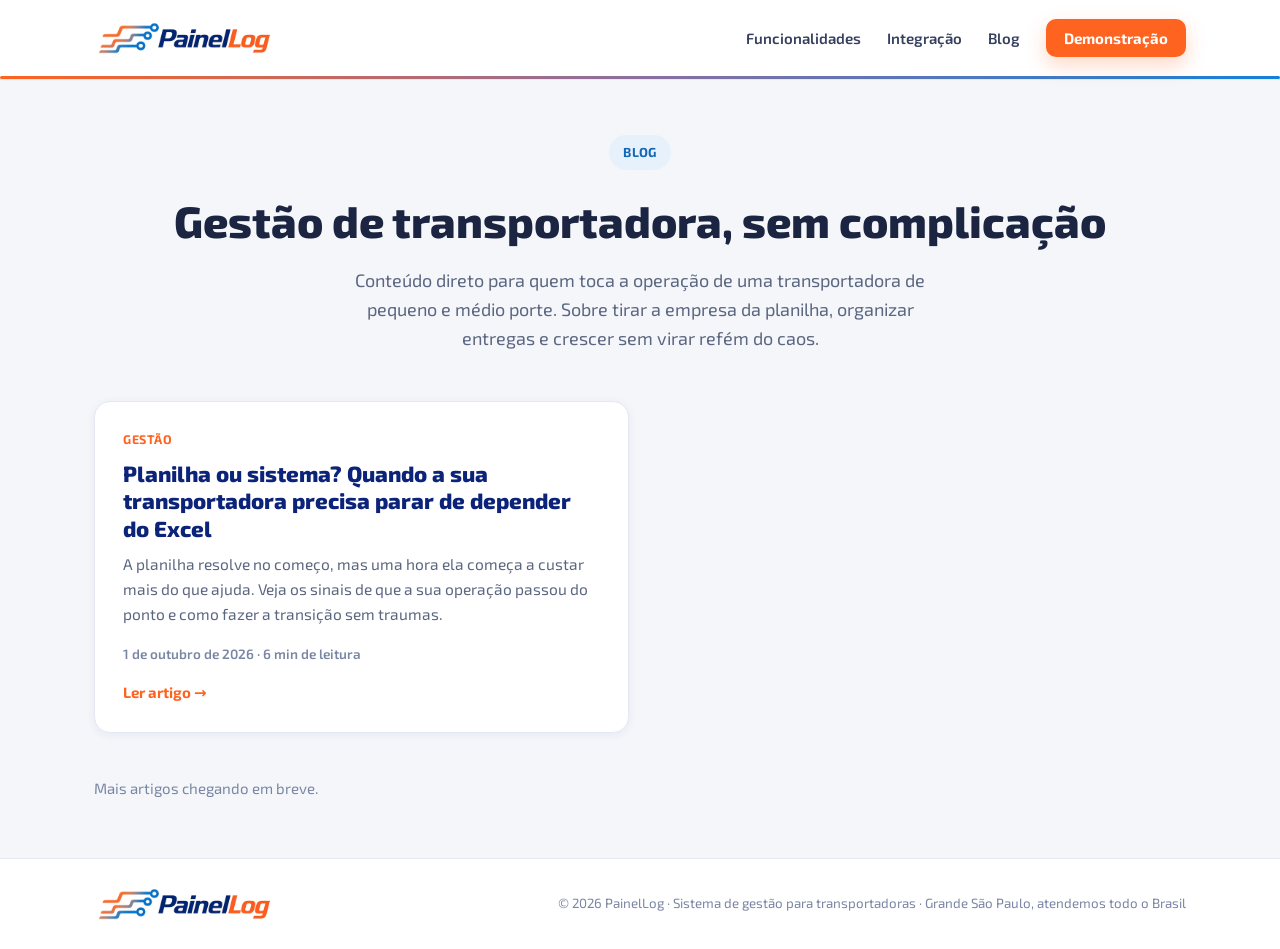
<file: blog/index.html>
<!doctype html>
<html lang="pt-BR">
<head>
<meta charset="utf-8">
<meta name="viewport" content="width=device-width, initial-scale=1">
<title>Blog | PainelLog — gestão para transportadoras</title>
<meta name="description" content="Conteúdo prático para transportadoras de pequeno e médio porte: gestão, automação, controle de cargas e como tirar a operação da planilha. Blog do PainelLog.">
<meta name="robots" content="index, follow, max-image-preview:large">
<link rel="canonical" href="https://painellogapp.com.br/blog/">
<meta property="og:site_name" content="PainelLog">
<meta property="og:title" content="Blog PainelLog — gestão para transportadoras">
<meta property="og:description" content="Conteúdo prático para transportadoras de pequeno e médio porte: gestão, automação e controle da operação.">
<meta property="og:type" content="website">
<meta property="og:locale" content="pt_BR">
<meta property="og:url" content="https://painellogapp.com.br/blog/">
<meta property="og:image" content="https://painellogapp.com.br/og-image.png">
<link rel="preconnect" href="https://fonts.googleapis.com">
<link rel="preconnect" href="https://fonts.gstatic.com" crossorigin>
<link href="https://fonts.googleapis.com/css2?family=Exo+2:ital,wght@0,400;0,500;0,600;0,700;0,800;1,800&display=swap" rel="stylesheet">
<link rel="stylesheet" href="../assets/painellog.css">
</head>
<body>

<header>
  <div class="wrap bar">
    <a href="../index.html" class="brand-logo">PainelLog</a>
    <nav>
      <a href="../index.html#funcionalidades">Funcionalidades</a>
      <a href="../index.html#integracao">Integração</a>
      <a href="./">Blog</a>
      <a href="../index.html#contato" class="btn btn--primary" style="padding:10px 18px;font-size:15px">Demonstração</a>
    </nav>
  </div>
  <div class="grad-line"></div>
</header>

<section class="blog-hero">
  <div class="wrap">
    <span class="eyebrow">Blog</span>
    <h1>Gestão de transportadora, sem complicação</h1>
    <p>Conteúdo direto para quem toca a operação de uma transportadora de pequeno e médio porte. Sobre tirar a empresa da planilha, organizar entregas e crescer sem virar refém do caos.</p>
  </div>
</section>

<main class="wrap">
  <div class="post-list">

    <article class="post-card">
      <span class="tag">Gestão</span>
      <h2><a href="planilha-ou-sistema-transportadora.html">Planilha ou sistema? Quando a sua transportadora precisa parar de depender do Excel</a></h2>
      <p>A planilha resolve no começo, mas uma hora ela começa a custar mais do que ajuda. Veja os sinais de que a sua operação passou do ponto e como fazer a transição sem traumas.</p>
      <div class="meta">1 de outubro de 2026 · 6 min de leitura</div>
      <a href="planilha-ou-sistema-transportadora.html" class="readmore">Ler artigo →</a>
    </article>

  </div>

  <p style="color:var(--pl-text-4);font-size:15px;padding:8px 0 10px">Mais artigos chegando em breve.</p>
</main>

<footer>
  <div class="wrap">
    <a href="../index.html" class="brand-logo">PainelLog</a>
    <small>© 2026 PainelLog · Sistema de gestão para transportadoras · Grande São Paulo, atendemos todo o Brasil</small>
  </div>
</footer>

</body>
</html>
</file>
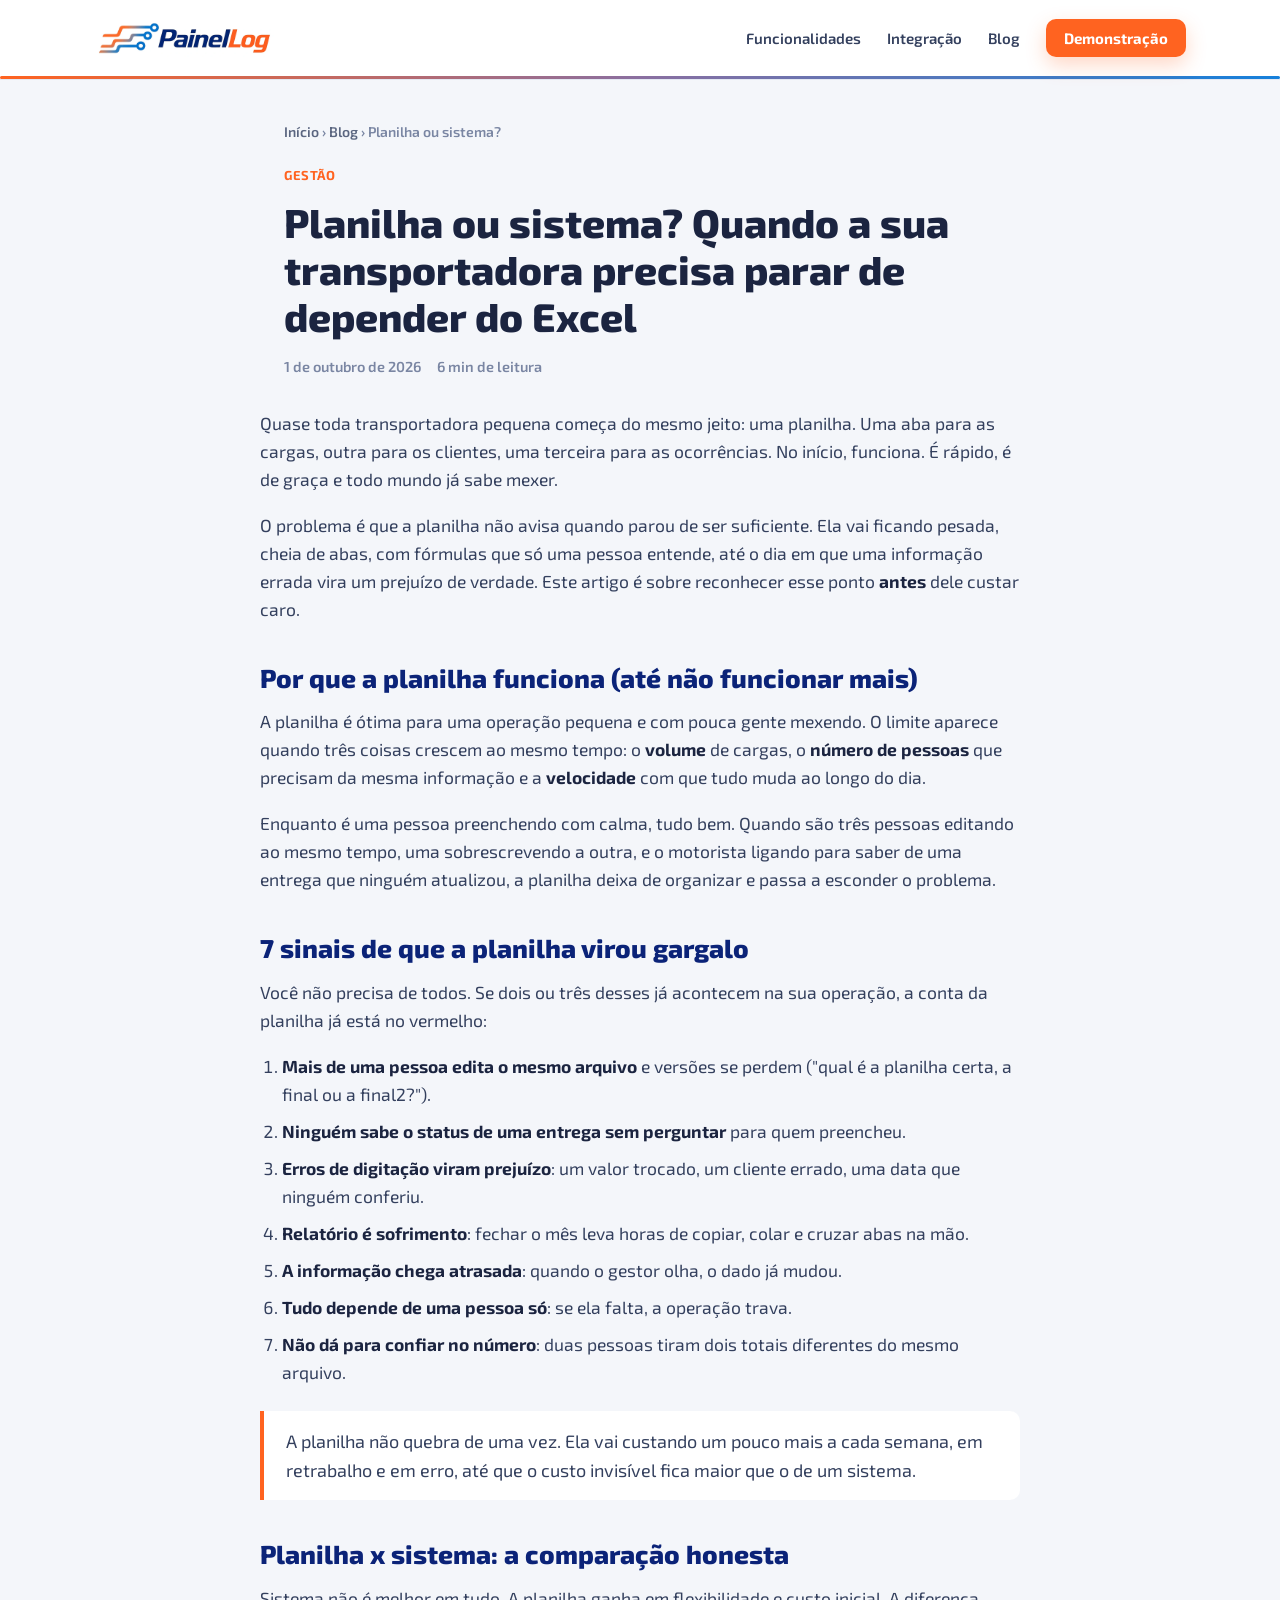
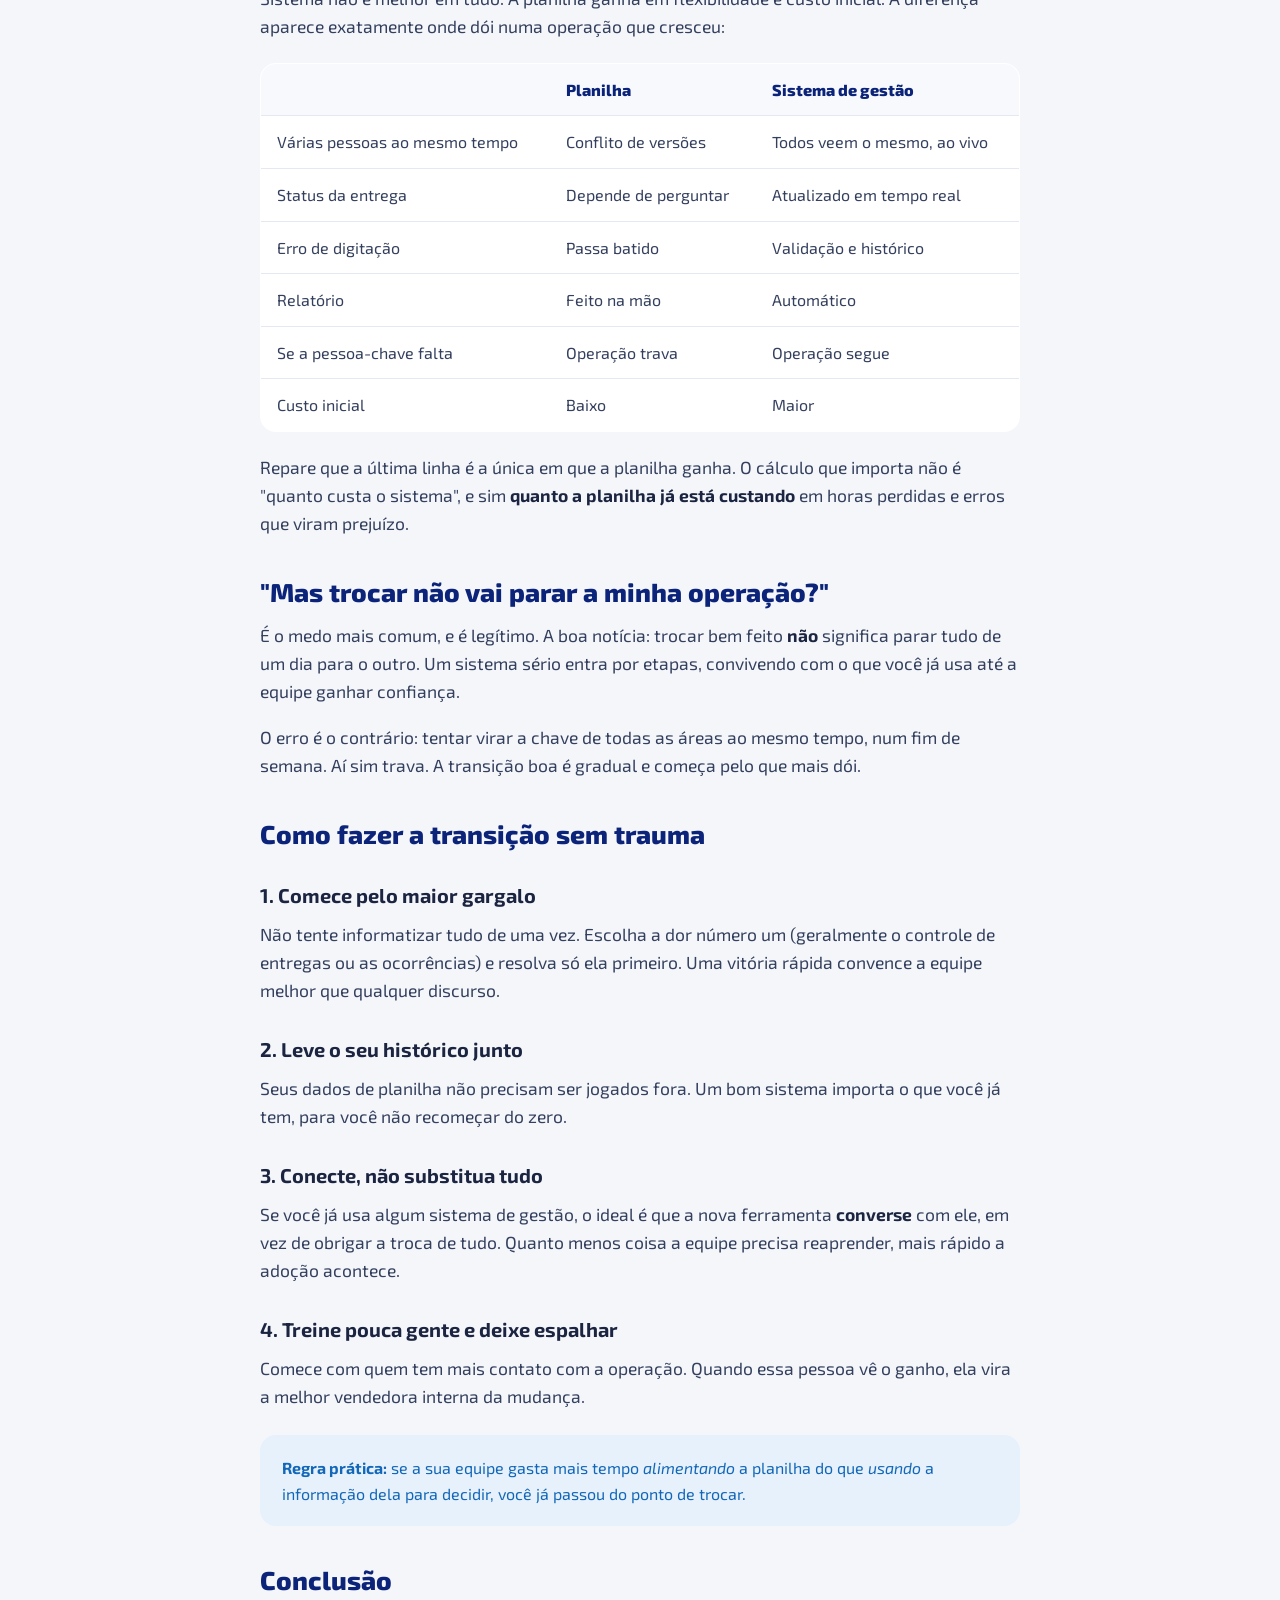
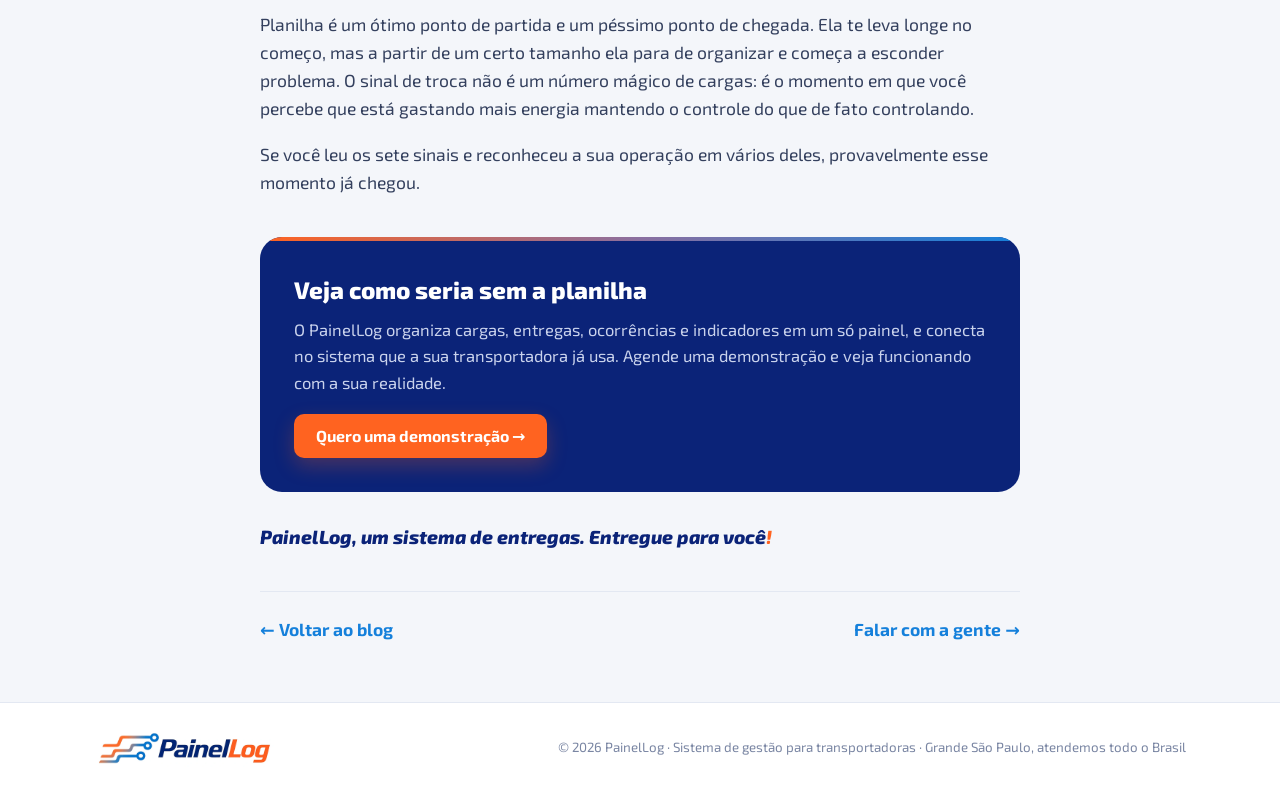
<file: blog/planilha-ou-sistema-transportadora.html>
<!doctype html>
<html lang="pt-BR">
<head>
<meta charset="utf-8">
<meta name="viewport" content="width=device-width, initial-scale=1">
<title>Planilha ou sistema? Quando a transportadora precisa trocar o Excel | PainelLog</title>
<meta name="description" content="Como saber se a sua transportadora já passou do ponto de controlar a operação por planilha. Os sinais de alerta, a comparação honesta entre Excel e sistema, e como fazer a transição sem parar a operação.">
<meta name="robots" content="index, follow, max-image-preview:large">
<meta name="author" content="PainelLog">
<link rel="canonical" href="https://painellogapp.com.br/blog/planilha-ou-sistema-transportadora.html">
<meta property="og:site_name" content="PainelLog">
<meta property="og:title" content="Planilha ou sistema? Quando a transportadora precisa trocar o Excel">
<meta property="og:description" content="Os sinais de que a planilha virou gargalo na sua transportadora e como migrar para um sistema sem traumas.">
<meta property="og:type" content="article">
<meta property="og:locale" content="pt_BR">
<meta property="og:url" content="https://painellogapp.com.br/blog/planilha-ou-sistema-transportadora.html">
<meta property="og:image" content="https://painellogapp.com.br/og-image.png">
<meta name="twitter:card" content="summary_large_image">
<meta name="twitter:title" content="Planilha ou sistema? Quando a transportadora precisa trocar o Excel">
<meta name="twitter:description" content="Os sinais de que a planilha virou gargalo na sua transportadora e como migrar para um sistema sem traumas.">
<meta name="twitter:image" content="https://painellogapp.com.br/og-image.png">
<link rel="preconnect" href="https://fonts.googleapis.com">
<link rel="preconnect" href="https://fonts.gstatic.com" crossorigin>
<link href="https://fonts.googleapis.com/css2?family=Exo+2:ital,wght@0,400;0,500;0,600;0,700;0,800;1,800&display=swap" rel="stylesheet">
<link rel="stylesheet" href="../assets/painellog.css">

<script type="application/ld+json">
{
  "@context": "https://schema.org",
  "@type": "BlogPosting",
  "headline": "Planilha ou sistema? Quando a sua transportadora precisa parar de depender do Excel",
  "description": "Como saber se a sua transportadora já passou do ponto de controlar a operação por planilha, e como fazer a transição para um sistema sem parar a operação.",
  "image": "https://painellogapp.com.br/og-image.png",
  "inLanguage": "pt-BR",
  "datePublished": "2026-10-01",
  "dateModified": "2026-10-01",
  "author": {"@type":"Organization","name":"PainelLog","url":"https://painellogapp.com.br/"},
  "publisher": {"@type":"Organization","name":"PainelLog","url":"https://painellogapp.com.br/"},
  "mainEntityOfPage": {"@type":"WebPage","@id":"https://painellogapp.com.br/blog/planilha-ou-sistema-transportadora.html"}
}
</script>
<script type="application/ld+json">
{
  "@context": "https://schema.org",
  "@type": "BreadcrumbList",
  "itemListElement": [
    {"@type":"ListItem","position":1,"name":"Início","item":"https://painellogapp.com.br/"},
    {"@type":"ListItem","position":2,"name":"Blog","item":"https://painellogapp.com.br/blog/"},
    {"@type":"ListItem","position":3,"name":"Planilha ou sistema?","item":"https://painellogapp.com.br/blog/planilha-ou-sistema-transportadora.html"}
  ]
}
</script>
</head>
<body>

<header>
  <div class="wrap bar">
    <a href="../index.html" class="brand-logo">PainelLog</a>
    <nav>
      <a href="../index.html#funcionalidades">Funcionalidades</a>
      <a href="../index.html#integracao">Integração</a>
      <a href="./">Blog</a>
      <a href="../index.html#contato" class="btn btn--primary" style="padding:10px 18px;font-size:15px">Demonstração</a>
    </nav>
  </div>
  <div class="grad-line"></div>
</header>

<div class="post-wrap">
  <div class="post-top">
    <div class="breadcrumb"><a href="../index.html">Início</a> › <a href="./">Blog</a> › Planilha ou sistema?</div>
  </div>

  <div class="post-head">
    <span class="tag">Gestão</span>
    <h1>Planilha ou sistema? Quando a sua transportadora precisa parar de depender do Excel</h1>
    <div class="post-meta">
      <span>1 de outubro de 2026</span>
      <span>6 min de leitura</span>
    </div>
  </div>
</div>

<article class="post-wrap post-body">

  <p>Quase toda transportadora pequena começa do mesmo jeito: uma planilha. Uma aba para as cargas, outra para os clientes, uma terceira para as ocorrências. No início, funciona. É rápido, é de graça e todo mundo já sabe mexer.</p>

  <p>O problema é que a planilha não avisa quando parou de ser suficiente. Ela vai ficando pesada, cheia de abas, com fórmulas que só uma pessoa entende, até o dia em que uma informação errada vira um prejuízo de verdade. Este artigo é sobre reconhecer esse ponto <strong>antes</strong> dele custar caro.</p>

  <h2>Por que a planilha funciona (até não funcionar mais)</h2>

  <p>A planilha é ótima para uma operação pequena e com pouca gente mexendo. O limite aparece quando três coisas crescem ao mesmo tempo: o <strong>volume</strong> de cargas, o <strong>número de pessoas</strong> que precisam da mesma informação e a <strong>velocidade</strong> com que tudo muda ao longo do dia.</p>

  <p>Enquanto é uma pessoa preenchendo com calma, tudo bem. Quando são três pessoas editando ao mesmo tempo, uma sobrescrevendo a outra, e o motorista ligando para saber de uma entrega que ninguém atualizou, a planilha deixa de organizar e passa a esconder o problema.</p>

  <h2>7 sinais de que a planilha virou gargalo</h2>

  <p>Você não precisa de todos. Se dois ou três desses já acontecem na sua operação, a conta da planilha já está no vermelho:</p>

  <ol>
    <li><strong>Mais de uma pessoa edita o mesmo arquivo</strong> e versões se perdem ("qual é a planilha certa, a final ou a final2?").</li>
    <li><strong>Ninguém sabe o status de uma entrega sem perguntar</strong> para quem preencheu.</li>
    <li><strong>Erros de digitação viram prejuízo</strong>: um valor trocado, um cliente errado, uma data que ninguém conferiu.</li>
    <li><strong>Relatório é sofrimento</strong>: fechar o mês leva horas de copiar, colar e cruzar abas na mão.</li>
    <li><strong>A informação chega atrasada</strong>: quando o gestor olha, o dado já mudou.</li>
    <li><strong>Tudo depende de uma pessoa só</strong>: se ela falta, a operação trava.</li>
    <li><strong>Não dá para confiar no número</strong>: duas pessoas tiram dois totais diferentes do mesmo arquivo.</li>
  </ol>

  <blockquote>A planilha não quebra de uma vez. Ela vai custando um pouco mais a cada semana, em retrabalho e em erro, até que o custo invisível fica maior que o de um sistema.</blockquote>

  <h2>Planilha x sistema: a comparação honesta</h2>

  <p>Sistema não é melhor em tudo. A planilha ganha em flexibilidade e custo inicial. A diferença aparece exatamente onde dói numa operação que cresceu:</p>

  <table class="cmp">
    <thead>
      <tr><th>&nbsp;</th><th>Planilha</th><th>Sistema de gestão</th></tr>
    </thead>
    <tbody>
      <tr><td>Várias pessoas ao mesmo tempo</td><td>Conflito de versões</td><td>Todos veem o mesmo, ao vivo</td></tr>
      <tr><td>Status da entrega</td><td>Depende de perguntar</td><td>Atualizado em tempo real</td></tr>
      <tr><td>Erro de digitação</td><td>Passa batido</td><td>Validação e histórico</td></tr>
      <tr><td>Relatório</td><td>Feito na mão</td><td>Automático</td></tr>
      <tr><td>Se a pessoa-chave falta</td><td>Operação trava</td><td>Operação segue</td></tr>
      <tr><td>Custo inicial</td><td>Baixo</td><td>Maior</td></tr>
    </tbody>
  </table>

  <p>Repare que a última linha é a única em que a planilha ganha. O cálculo que importa não é "quanto custa o sistema", e sim <strong>quanto a planilha já está custando</strong> em horas perdidas e erros que viram prejuízo.</p>

  <h2>"Mas trocar não vai parar a minha operação?"</h2>

  <p>É o medo mais comum, e é legítimo. A boa notícia: trocar bem feito <strong>não</strong> significa parar tudo de um dia para o outro. Um sistema sério entra por etapas, convivendo com o que você já usa até a equipe ganhar confiança.</p>

  <p>O erro é o contrário: tentar virar a chave de todas as áreas ao mesmo tempo, num fim de semana. Aí sim trava. A transição boa é gradual e começa pelo que mais dói.</p>

  <h2>Como fazer a transição sem trauma</h2>

  <h3>1. Comece pelo maior gargalo</h3>
  <p>Não tente informatizar tudo de uma vez. Escolha a dor número um (geralmente o controle de entregas ou as ocorrências) e resolva só ela primeiro. Uma vitória rápida convence a equipe melhor que qualquer discurso.</p>

  <h3>2. Leve o seu histórico junto</h3>
  <p>Seus dados de planilha não precisam ser jogados fora. Um bom sistema importa o que você já tem, para você não recomeçar do zero.</p>

  <h3>3. Conecte, não substitua tudo</h3>
  <p>Se você já usa algum sistema de gestão, o ideal é que a nova ferramenta <strong>converse</strong> com ele, em vez de obrigar a troca de tudo. Quanto menos coisa a equipe precisa reaprender, mais rápido a adoção acontece.</p>

  <h3>4. Treine pouca gente e deixe espalhar</h3>
  <p>Comece com quem tem mais contato com a operação. Quando essa pessoa vê o ganho, ela vira a melhor vendedora interna da mudança.</p>

  <div class="callout">
    <b>Regra prática:</b> se a sua equipe gasta mais tempo <i>alimentando</i> a planilha do que <i>usando</i> a informação dela para decidir, você já passou do ponto de trocar.
  </div>

  <h2>Conclusão</h2>

  <p>Planilha é um ótimo ponto de partida e um péssimo ponto de chegada. Ela te leva longe no começo, mas a partir de um certo tamanho ela para de organizar e começa a esconder problema. O sinal de troca não é um número mágico de cargas: é o momento em que você percebe que está gastando mais energia mantendo o controle do que de fato controlando.</p>

  <p>Se você leu os sete sinais e reconheceu a sua operação em vários deles, provavelmente esse momento já chegou.</p>

  <div class="cta-box">
    <h3>Veja como seria sem a planilha</h3>
    <p>O PainelLog organiza cargas, entregas, ocorrências e indicadores em um só painel, e conecta no sistema que a sua transportadora já usa. Agende uma demonstração e veja funcionando com a sua realidade.</p>
    <a href="../index.html#contato" class="btn btn--primary">Quero uma demonstração →</a>
  </div>

  <div class="sign">PainelLog, um sistema de entregas. Entregue para você<span class="dot">!</span></div>

  <div class="post-foot">
    <a href="./">← Voltar ao blog</a>
    <a href="../index.html#contato">Falar com a gente →</a>
  </div>

</article>

<footer>
  <div class="wrap">
    <a href="../index.html" class="brand-logo">PainelLog</a>
    <small>© 2026 PainelLog · Sistema de gestão para transportadoras · Grande São Paulo, atendemos todo o Brasil</small>
  </div>
</footer>

</body>
</html>
</file>
<file: assets/painellog.css>
/* PainelLog — estilos compartilhados (landing auxiliar + blog) */
:root{
  --pl-navy:#0B2378; --pl-orange:#FF6320; --pl-blue:#1580DB; --pl-purple:#8A6FA0;
  --pl-gradient:linear-gradient(90deg,#FF6320 0%,#8A6FA0 50%,#1580DB 100%);
  --pl-bg:#F4F6FA; --pl-surface:#FFFFFF; --pl-surface-alt:#F7F9FD;
  --pl-border:#D9DFEB; --pl-divider:#E3E8F2;
  --pl-text:#1B2440; --pl-text-2:#34405E; --pl-text-3:#5B6680; --pl-text-4:#7A86A3;
  --pl-info-bg:#E7F1FC; --pl-info-fg:#1267B8;
  --pl-font:'Exo 2',system-ui,sans-serif;
  --pl-radius-sm:10px; --pl-radius-md:16px; --pl-radius-lg:22px; --pl-radius-pill:999px;
  --pl-shadow-card:0 2px 10px rgba(11,35,120,.06);
  --pl-shadow-lift:0 18px 50px rgba(11,35,120,.12);
}
*{box-sizing:border-box}
html{scroll-behavior:smooth}
body{margin:0;background:var(--pl-bg);color:var(--pl-text);font-family:var(--pl-font);line-height:1.6;-webkit-font-smoothing:antialiased}
a{color:var(--pl-blue);text-decoration:none}
a:hover{color:var(--pl-navy)}
img{max-width:100%;display:block}
.wrap{max-width:1140px;margin:0 auto;padding:0 24px}
.grad-line{height:3px;background:var(--pl-gradient);border-radius:2px}
.pl-title{font-weight:800;font-style:italic;color:var(--pl-navy)}
.pl-title .dot{color:var(--pl-orange)}

/* Header / Footer */
header{position:sticky;top:0;z-index:50;background:var(--pl-surface);box-shadow:0 1px 0 var(--pl-divider)}
header .bar{display:flex;align-items:center;justify-content:space-between;height:76px}
.brand-logo{display:inline-block;width:181px;height:38px;background:url([data-uri]) no-repeat left center;background-size:contain;text-indent:-9999px;overflow:hidden;white-space:nowrap}
header nav{display:flex;gap:26px;align-items:center}
header nav a{color:var(--pl-text-2);font-weight:600;font-size:15px}
header nav a:hover{color:var(--pl-navy)}
header .grad-line{height:3px}
.btn{display:inline-flex;align-items:center;gap:9px;font:700 16px var(--pl-font);border-radius:var(--pl-radius-sm);padding:12px 22px;border:0;cursor:pointer;transition:.18s transform,.18s box-shadow}
.btn--primary{background:var(--pl-orange);color:#fff;box-shadow:0 8px 20px rgba(255,99,32,.25)}
.btn--primary:hover{color:#fff;transform:translateY(-2px)}
.btn--outline{background:#fff;color:var(--pl-navy);border:1.5px solid var(--pl-navy)}
.btn--outline:hover{background:var(--pl-navy);color:#fff}
footer{background:var(--pl-surface);border-top:1px solid var(--pl-divider);margin-top:48px}
footer .wrap{display:flex;align-items:center;justify-content:space-between;padding:26px 24px;flex-wrap:wrap;gap:14px}
footer small{color:var(--pl-text-4)}

/* Blog — índice */
.blog-hero{padding:56px 0 8px;text-align:center}
.blog-hero .eyebrow{display:inline-flex;align-items:center;gap:8px;background:var(--pl-info-bg);color:var(--pl-info-fg);font-weight:700;font-size:13px;letter-spacing:.3px;text-transform:uppercase;padding:7px 14px;border-radius:var(--pl-radius-pill)}
.blog-hero h1{font-size:clamp(30px,4vw,44px);margin:16px 0 10px;font-weight:800;color:var(--pl-text)}
.blog-hero p{color:var(--pl-text-3);font-size:18px;margin:0 auto;max-width:620px}
.post-list{display:grid;grid-template-columns:1fr 1fr;gap:22px;padding:40px 0 20px}
.post-card{background:var(--pl-surface);border:1px solid var(--pl-divider);border-radius:var(--pl-radius-md);box-shadow:var(--pl-shadow-card);padding:28px;display:flex;flex-direction:column;transition:.2s transform,.2s box-shadow}
.post-card:hover{transform:translateY(-4px);box-shadow:var(--pl-shadow-lift)}
.post-card .tag{font-size:12.5px;font-weight:700;color:var(--pl-orange);text-transform:uppercase;letter-spacing:.5px}
.post-card h2{margin:10px 0 10px;font-size:22px;font-weight:800;color:var(--pl-navy);line-height:1.25}
.post-card h2 a{color:inherit}
.post-card p{color:var(--pl-text-3);font-size:15.5px;margin:0 0 18px;flex:1}
.post-card .meta{color:var(--pl-text-4);font-size:13.5px;font-weight:600}
.post-card .readmore{color:var(--pl-orange);font-weight:700;font-size:15px;margin-top:14px}

/* Blog — artigo */
.post-wrap{max-width:760px;margin:0 auto;padding:0 24px}
.post-top{padding:42px 0 0}
.breadcrumb{font-size:14px;color:var(--pl-text-4);font-weight:600}
.breadcrumb a{color:var(--pl-text-3)}
.post-head{padding:18px 0 6px}
.post-head .tag{font-size:13px;font-weight:700;color:var(--pl-orange);text-transform:uppercase;letter-spacing:.5px}
.post-head h1{font-size:clamp(28px,3.8vw,40px);line-height:1.18;margin:12px 0 14px;font-weight:800;color:var(--pl-text)}
.post-meta{color:var(--pl-text-4);font-size:14.5px;font-weight:600;display:flex;gap:16px;flex-wrap:wrap}
.post-body{font-size:17.5px;color:var(--pl-text-2);padding:26px 0 10px}
.post-body h2{font-size:26px;font-weight:800;color:var(--pl-navy);margin:38px 0 14px;line-height:1.25}
.post-body h3{font-size:20px;font-weight:700;color:var(--pl-text);margin:28px 0 10px}
.post-body p{margin:0 0 18px}
.post-body ul,.post-body ol{margin:0 0 18px;padding-left:22px}
.post-body li{margin:0 0 9px}
.post-body strong{color:var(--pl-text);font-weight:700}
.post-body blockquote{margin:24px 0;padding:16px 22px;border-left:4px solid var(--pl-orange);background:var(--pl-surface);border-radius:0 var(--pl-radius-sm) var(--pl-radius-sm) 0;color:var(--pl-text-2);font-size:18px}
.cmp{width:100%;border-collapse:collapse;margin:22px 0;background:var(--pl-surface);border:1px solid var(--pl-divider);border-radius:var(--pl-radius-md);overflow:hidden;font-size:16px}
.cmp th,.cmp td{text-align:left;padding:13px 16px;border-bottom:1px solid var(--pl-divider)}
.cmp thead th{background:var(--pl-surface-alt);color:var(--pl-navy);font-weight:800}
.cmp tr:last-child td{border-bottom:0}
.callout{background:var(--pl-info-bg);border-radius:var(--pl-radius-md);padding:20px 22px;margin:24px 0;color:var(--pl-info-fg);font-size:16px}
.callout b{color:var(--pl-info-fg)}
.cta-box{background:var(--pl-navy);color:#fff;border-radius:var(--pl-radius-lg);padding:34px;margin:40px 0 8px;position:relative;overflow:hidden}
.cta-box::after{content:"";position:absolute;inset:0 0 auto 0;height:4px;background:var(--pl-gradient)}
.cta-box h3{margin:0 0 8px;font-size:24px;font-weight:800;color:#fff}
.cta-box p{margin:0 0 18px;color:#C9D2EC;font-size:16.5px}
.post-foot{border-top:1px solid var(--pl-divider);margin-top:38px;padding:24px 0 0;display:flex;justify-content:space-between;flex-wrap:wrap;gap:12px}
.post-foot a{font-weight:700}
.sign{margin-top:30px;font-weight:800;font-style:italic;color:var(--pl-navy);font-size:19px}
.sign .dot{color:var(--pl-orange)}

@media(max-width:760px){
  header nav a:not(.btn){display:none}
  .post-list{grid-template-columns:1fr}
  .post-body{font-size:17px}
}
</file>
